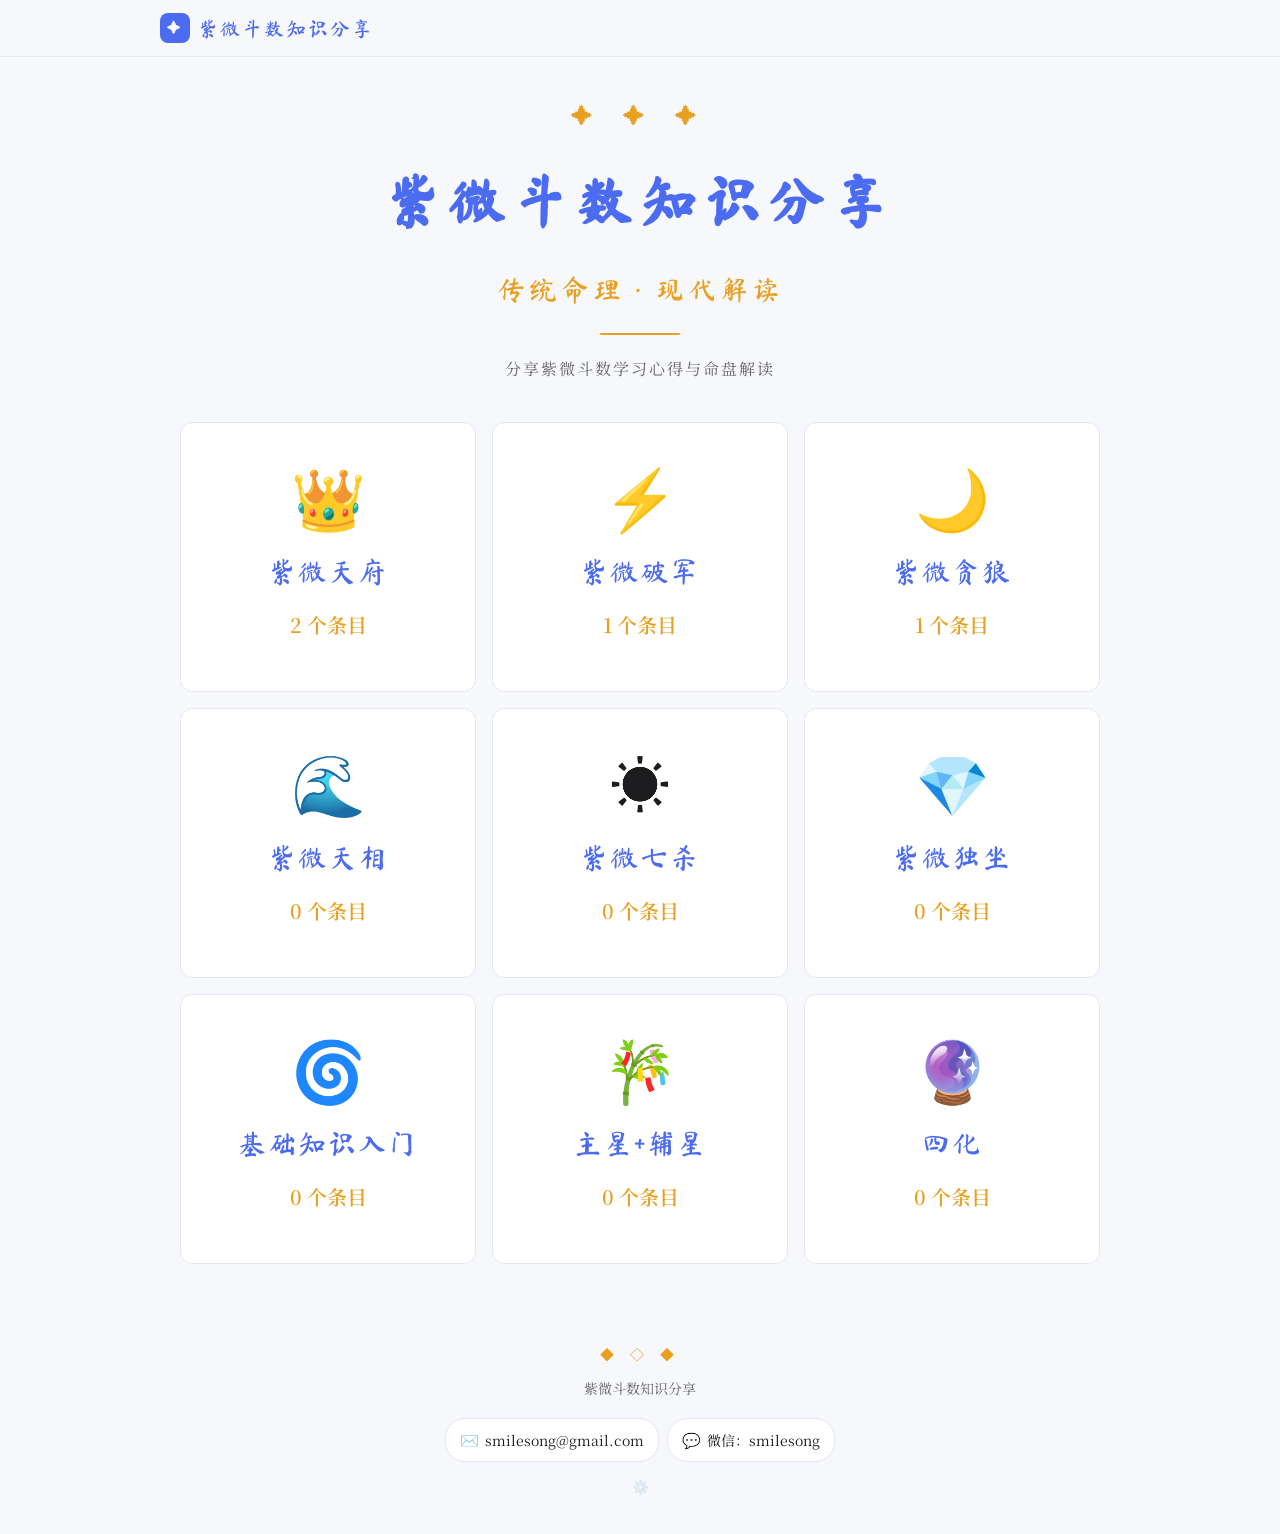
<file: index.html>
<!DOCTYPE html>
<html lang="zh-CN">
<head>
  <meta charset="UTF-8">
  <meta name="viewport" content="width=device-width, initial-scale=1.0">
  <title>紫微斗数知识分享</title>
  <link href="https://fonts.googleapis.com/css2?family=Ma+Shan+Zheng&family=Noto+Serif+SC:wght@400;600;700&family=Noto+Sans+SC:wght@400;500;700&display=swap" rel="stylesheet">
  <link rel="stylesheet" href="css/style.css">
</head>
<body>
  <nav class="navbar">
    <div class="navbar-inner">
      <a href="index.html" class="navbar-brand">
        <div class="icon">✦</div>
        <span id="site-title">紫微斗数知识分享</span>
      </a>
    </div>
  </nav>

  <div class="container">
    <header class="hero">
      <div class="hero-ornament">✦ ✦ ✦</div>
      <h1 class="hero-title" id="hero-title">紫微斗数知识分享</h1>
      <div class="hero-subtitle" id="hero-subtitle">传统命理 · 现代解读</div>
      <div class="hero-line"></div>
      <p class="hero-desc" id="hero-desc">分享紫微斗数学习心得与命盘解读</p>
    </header>

    <section class="categories-grid" id="grid"></section>
  </div>

  <footer class="footer">
    <div class="footer-ornament">◆ ◇ ◆</div>
    <p>紫微斗数知识分享</p>
    <div class="footer-contact" id="footer-contact"></div>
    <div style="margin-top:12px;display:flex;justify-content:center;gap:20px;">
      <span id="hidden-admin" class="hidden-icon" title="" onclick="HiddenNav.click('admin')">⚙️</span>
    </div>
  </footer>

  <script src="js/github-api.js"></script>
  <script src="js/hidden-nav.js"></script>
  <script src="js/app.js"></script>
</body>
</html>
</file>
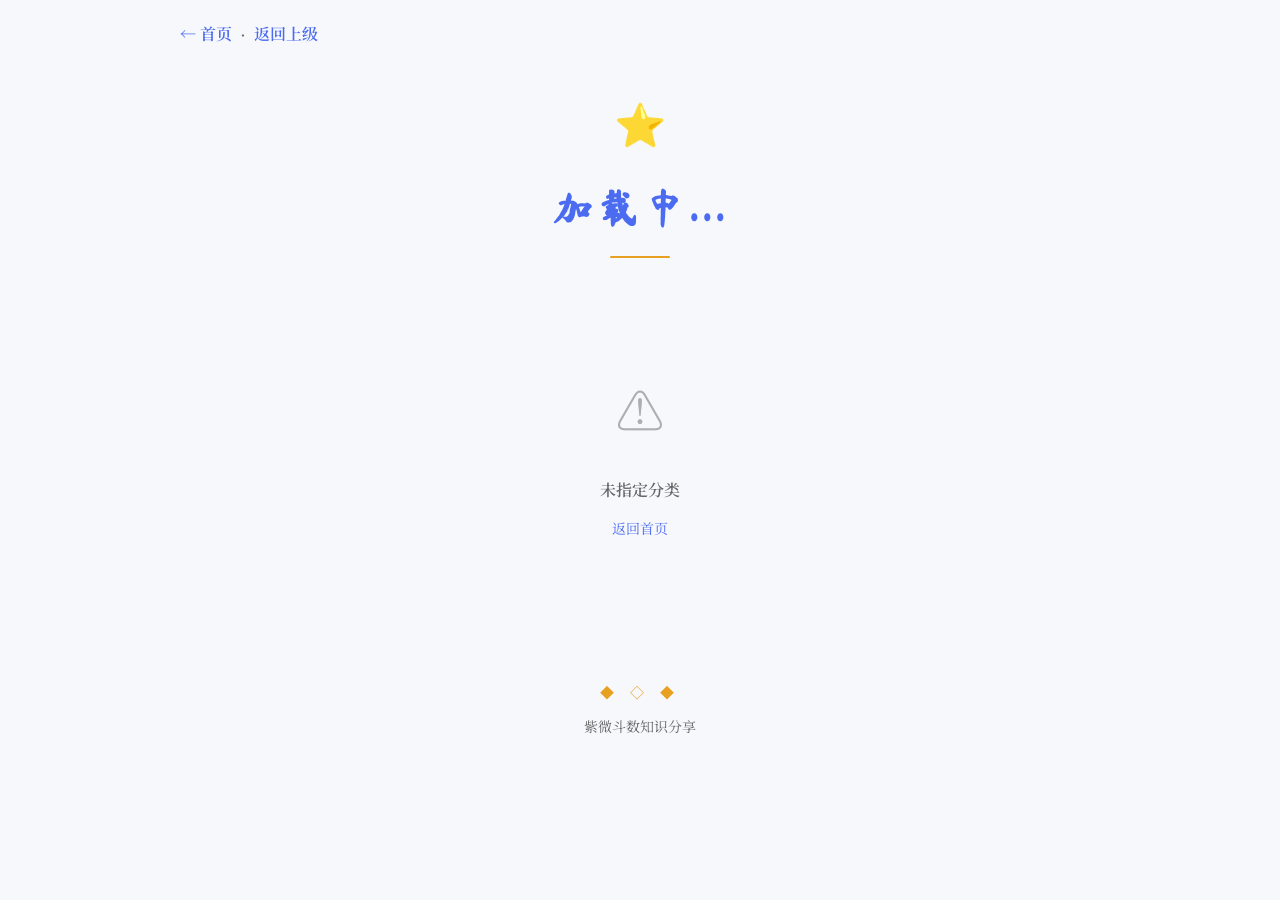
<file: category.html>
<!DOCTYPE html>
<html lang="zh-CN">
<head>
  <meta charset="UTF-8">
  <meta name="viewport" content="width=device-width, initial-scale=1.0">
  <title>分类详情 - 紫微斗数知识分享</title>
  <link href="https://fonts.googleapis.com/css2?family=Ma+Shan+Zheng&family=Noto+Serif+SC:wght@400;600;700&family=Noto+Sans+SC:wght@400;500;700&display=swap" rel="stylesheet">
  <link rel="stylesheet" href="css/style.css">
</head>
<body>
  <div class="container">
    <nav class="nav-bar">
      <a href="index.html" class="back-link">← 首页</a>
      <span class="nav-sep">·</span>
      <a id="back-link" class="back-link" href="#">返回上级</a>
    </nav>

    <header class="cat-header">
      <div class="cat-icon" id="cat-icon">⭐</div>
      <h1 class="cat-name" id="category-title">加载中...</h1>
      <div class="cat-line"></div>
      <p class="cat-desc" id="category-desc"></p>
    </header>

    <section class="palaces-list" id="items-grid"></section>

    <footer class="footer">
      <div class="footer-ornament">◆ ◇ ◆</div>
      <p>紫微斗数知识分享</p>
    </footer>
  </div>

  <script src="js/github-api.js"></script>
  <script src="js/category.js"></script>
</body>
</html>
</file>
<file: css/style.css>
/* ========== 全局 ========== */
:root {
  --primary: #4B6BF0;
  --gold: #E8A020;
  --bg: #F7F8FC;
  --bg-card: #FFFFFF;
  --text: #1D1D1F;
  --text-light: #666;
  --border: #E5E7F0;
  --shadow: rgba(0,0,0,0.05);
  --font-title: 'Ma Shan Zheng', cursive;
  --font-body: 'Noto Serif SC', 'SimSun', serif;
  --font-sans: 'Noto Sans SC', 'PingFang SC', sans-serif;
  --max-w: 960px;
  --font-size: 18px;
  --font-heading: 28px;
  --font-subheading: 20px;
  --font-caption: 14px;
  --font-card-title: 18px;
  --radius: 12px;
  --transition: all 0.25s ease;
}
*,*::before,*::after{box-sizing:border-box;margin:0;padding:0}
html{scroll-behavior:smooth;-webkit-text-size-adjust:100%}
body{font-family:var(--font-body);background:var(--bg);color:var(--text);line-height:2;font-size:var(--font-size);min-height:100vh}
a{color:var(--primary);text-decoration:none;transition:var(--transition)}
a:hover{opacity:.8}
img{max-width:100%;height:auto;border-radius:var(--radius)}
.container{max-width:var(--max-w);margin:0 auto;padding:0 20px}

/* ========== 导航栏 ========== */
.navbar{position:sticky;top:0;z-index:100;background:rgba(247,248,252,0.92);backdrop-filter:blur(12px);-webkit-backdrop-filter:blur(12px);border-bottom:1px solid var(--border);padding:0 20px}
.navbar-inner{max-width:var(--max-w);margin:0 auto;display:flex;align-items:center;justify-content:space-between;height:56px}
.navbar-brand{display:flex;align-items:center;gap:8px;font-family:var(--font-title);font-size:20px;color:var(--primary);letter-spacing:2px}
.navbar-brand .icon{width:30px;height:30px;background:var(--primary);border-radius:8px;display:flex;align-items:center;justify-content:center;color:white;font-size:14px}
.navbar-nav{display:flex;align-items:center;gap:6px;list-style:none}
.navbar-nav a{display:flex;align-items:center;gap:4px;padding:6px 14px;border-radius:20px;color:var(--text-light);font-family:var(--font-sans);font-size:14px;font-weight:500}
.navbar-nav a:hover,.navbar-nav a.active{color:var(--primary);background:rgba(75,107,240,0.08);opacity:1}

/* ========== 首页 Hero ========== */
.hero{text-align:center;padding:36px 0 24px}
.hero-ornament{font-size:22px;color:var(--gold);margin-bottom:8px;letter-spacing:12px}
.hero-title{font-family:var(--font-title);font-size:clamp(32px,8vw,56px);color:var(--primary);letter-spacing:8px}
.hero-subtitle{font-family:var(--font-title);font-size:clamp(18px,4vw,28px);color:var(--gold);letter-spacing:4px;margin-top:4px}
.hero-line{width:80px;height:2px;background:var(--gold);margin:16px auto;border-radius:1px}
.hero-desc{font-size:16px;color:var(--text-light);letter-spacing:2px;max-width:520px;margin:0 auto;line-height:2.2}

/* ========== 九宫格 ========== */
.categories-grid{display:grid;grid-template-columns:repeat(auto-fill,minmax(260px,1fr));gap:16px;padding:12px 0 40px}
.cat-card{background:var(--bg-card);border:1px solid var(--border);border-radius:var(--radius);padding:36px 28px;text-align:center;cursor:pointer;transition:all .25s;display:block;text-decoration:none;color:inherit}
.cat-card:hover{transform:translateY(-3px);box-shadow:0 6px 24px var(--shadow);border-color:var(--primary)}
.cat-card-icon{font-size:60px;margin-bottom:12px;line-height:1.2}
.cat-card-name{font-family:var(--font-title);font-size:28px;color:var(--primary);margin-bottom:6px;letter-spacing:2px}
.cat-card-loc{font-size:20px;color:var(--gold);margin-bottom:10px;font-weight:600}
.cat-card-desc{font-size:18px;color:var(--text-light);line-height:2.2;max-width:90%;margin:0 auto}

/* ========== 分类页 ========== */
.nav-bar{padding:16px 0;display:flex;gap:8px;align-items:center}
.back-link{color:var(--primary);text-decoration:none;font-size:16px;font-weight:600}
.back-link:hover{opacity:.7}
.nav-sep{color:var(--text-light)}

.cat-header{text-align:center;padding:12px 0 24px}
.cat-icon{font-size:42px;margin-bottom:4px}
.cat-name{font-family:var(--font-title);font-size:clamp(26px,6vw,40px);color:var(--primary);letter-spacing:6px}
.cat-line{width:60px;height:2px;background:var(--gold);margin:8px auto;border-radius:1px}
.cat-desc{max-width:560px;margin:0 auto;font-size:16px;color:var(--text-light);line-height:2.2}

/* ========== 宫位/条目列表 ========== */
.palaces-list{display:grid;grid-template-columns:repeat(auto-fill,minmax(240px,1fr));gap:14px;padding:12px 0 40px}
.palace-item{background:var(--bg-card);border:1px solid var(--border);border-radius:var(--radius);padding:22px 18px;cursor:pointer;transition:all .25s;display:block;text-decoration:none;color:inherit}
.palace-item:hover{transform:translateY(-2px);box-shadow:0 4px 16px var(--shadow);border-color:var(--primary)}
.palace-item-name{font-family:var(--font-title);font-size:22px;color:var(--primary);margin-bottom:4px;letter-spacing:2px}
.palace-item-desc{font-size:15px;color:var(--text-light);line-height:2}
.palace-item-arrow{text-align:right;margin-top:8px;font-size:14px;color:var(--gold);font-weight:600}

/* ========== 详情页 Header ========== */
.palace-header{text-align:center;padding:12px 0 20px}
.palace-title{font-family:var(--font-title);font-size:clamp(24px,5vw,38px);color:var(--primary);letter-spacing:4px}
.palace-line{width:60px;height:2px;background:var(--gold);margin:8px auto;border-radius:1px}
.palace-desc{max-width:560px;margin:0 auto;font-size:16px;color:var(--text-light);line-height:2.2}

/* ========== 天干 Tab 栏 ========== */
.stems-nav{display:flex;flex-wrap:wrap;justify-content:center;gap:8px;padding:14px 0;border-top:1px solid var(--border);border-bottom:1px solid var(--border);margin:14px 0}
.stem-tab{padding:10px 20px;border:1px solid var(--border);border-radius:22px;cursor:pointer;font-size:16px;font-weight:600;color:var(--text-light);background:#fff;transition:all .2s;font-family:var(--font-body)}
.stem-tab:hover{border-color:var(--primary);color:var(--primary)}
.stem-tab.active{background:var(--primary);color:#fff;border-color:var(--primary)}

/* ========== 分页导航 ========== */
.stem-pagination{display:flex;align-items:center;justify-content:center;gap:16px;padding:20px 0;border-top:1px solid var(--border);margin-top:16px}
.page-btn{padding:10px 24px;border:1px solid var(--border);border-radius:22px;cursor:pointer;font-size:15px;font-weight:600;color:var(--text-light);background:#fff;transition:all .2s;font-family:var(--font-body)}
.page-btn:hover:not(:disabled){border-color:var(--primary);color:var(--primary)}
.page-btn:disabled{opacity:.4;cursor:not-allowed}
.page-info{display:flex;align-items:center;gap:6px}
.page-dot{width:36px;height:36px;border-radius:50%;display:flex;align-items:center;justify-content:center;font-size:15px;font-weight:600;color:var(--text-light);background:#fff;border:1px solid var(--border);cursor:pointer;transition:all .2s;font-family:var(--font-body)}
.page-dot:hover{border-color:var(--primary);color:var(--primary)}
.page-dot.active{background:var(--primary);color:#fff;border-color:var(--primary);box-shadow:0 2px 8px rgba(75,107,240,0.3)}

/* ========== 天干内容区 ========== */
.stem-content{padding:16px 0 36px}
.stem-card{background:var(--bg-card);border:1px solid var(--border);border-radius:var(--radius);padding:24px 20px;margin-bottom:14px}
.stem-card-title{font-family:var(--font-title);font-size:22px;color:var(--primary);margin-bottom:12px;padding-bottom:10px;border-bottom:1px solid var(--border);letter-spacing:2px}
.stem-card-body{font-size:17px;line-height:2.4;color:var(--text);white-space:pre-wrap}
.stem-card-body:empty::before{content:'暂无内容';color:#bbb;font-style:italic}

/* ========== Markdown 渲染 ========== */
.stem-card-body h1,.stem-card-body h2,.stem-card-body h3,.stem-card-body h4{font-family:var(--font-title);color:var(--primary);margin:24px 0 12px;letter-spacing:2px}
.stem-card-body h2{font-size:1.4em;padding-bottom:8px;border-bottom:1px solid var(--border)}
.stem-card-body h3{font-size:1.15em}
.stem-card-body p{margin-bottom:16px}
.stem-card-body strong{font-weight:700;color:var(--text)}
.stem-card-body ul,.stem-card-body ol{margin-bottom:16px;padding-left:24px}
.stem-card-body li{margin-bottom:6px;line-height:2}
.stem-card-body li::marker{color:var(--primary)}
.stem-card-body blockquote{margin:20px 0;padding:14px 18px;border-left:3px solid var(--primary);background:rgba(75,107,240,0.04);border-radius:0 var(--radius) var(--radius) 0}
.stem-card-body blockquote p{margin-bottom:0;color:var(--text-light)}
.stem-card-body table{width:100%;border-collapse:collapse;margin:20px 0;font-size:15px}
.stem-card-body th,.stem-card-body td{padding:10px 14px;text-align:left;border:1px solid var(--border)}
.stem-card-body th{background:var(--bg);font-weight:600}
.stem-card-body tr:nth-child(even){background:rgba(75,107,240,0.03)}
.stem-card-body hr{border:none;height:1px;background:var(--border);margin:28px 0}
.stem-card-body a{color:var(--primary);text-decoration:underline;text-underline-offset:3px}
.stem-card-body code{background:var(--bg);padding:2px 6px;border-radius:4px;font-size:.88em;color:var(--primary)}
.stem-card-body pre{background:#1E293B;color:#E2E8F0;padding:18px;border-radius:var(--radius);overflow-x:auto;margin:18px 0}
.stem-card-body pre code{background:none;padding:0;color:inherit;font-size:14px}

/* ========== 按钮 ========== */
.btn{display:inline-flex;align-items:center;justify-content:center;gap:6px;padding:8px 16px;border-radius:8px;font-size:14px;font-weight:500;border:none;cursor:pointer;transition:var(--transition);white-space:nowrap;font-family:var(--font-sans)}
.btn-primary{background:var(--primary);color:white}
.btn-primary:hover{background:#3A5BE0;box-shadow:0 4px 12px rgba(75,107,240,0.3)}
.btn-secondary{background:var(--bg);color:var(--text-light);border:1px solid var(--border)}
.btn-secondary:hover{background:var(--border)}
.btn-danger{background:#FEF2F2;color:#DC2626;border:1px solid #FECACA}
.btn-danger:hover{background:#FEE2E2}
.btn-sm{padding:6px 12px;font-size:12px}
.btn-ai{background:linear-gradient(135deg,#8B5CF6,#6366F1);color:white;border:none}
.btn-ai:hover{background:linear-gradient(135deg,#7C3AED,#4F46E5);box-shadow:0 2px 8px rgba(139,92,246,0.3)}

/* ========== 空状态 ========== */
.empty-state{text-align:center;padding:60px 20px;color:var(--text-light)}
.empty-state .icon{font-size:48px;margin-bottom:16px;opacity:.5}
.empty-state h3{font-size:16px;font-weight:600;color:var(--text-light);margin-bottom:8px}
.empty-state p{font-size:14px}

/* ========== 隐藏图标 ========== */
.hidden-icon{display:inline-flex;align-items:center;justify-content:center;width:24px;height:24px;font-size:14px;opacity:.2;cursor:pointer;transition:all .3s;user-select:none}
.hidden-icon:hover{opacity:.5;transform:scale(1.2)}

/* ========== 页脚 ========== */
.footer{text-align:center;padding:36px 0;color:var(--text-light);font-size:14px}
.footer-ornament{color:var(--gold);letter-spacing:6px;margin-bottom:6px}

/* ========== 联系方式（一行） ========== */
.contact-bar {
  margin: 16px auto 0;
  display: flex;
  align-items: center;
  justify-content: center;
  gap: 8px;
  flex-wrap: wrap;
}
.contact-bar-item {
  display: inline-flex;
  align-items: center;
  gap: 6px;
  padding: 6px 14px;
  background: var(--bg-card);
  border: 1px solid var(--border);
  border-radius: 20px;
  font-family: var(--font-body);
  font-size: 14px;
  color: var(--text);
  transition: var(--transition);
}
.contact-bar-item:hover {
  border-color: var(--primary);
  box-shadow: 0 2px 8px rgba(75,107,240,0.1);
}
.contact-bar-icon {
  font-size: 15px;
}
.contact-bar-text {
  font-weight: 400;
}
.contact-bar-sep {
  color: var(--border);
  font-size: 12px;
}

/* ========== Toast ========== */
.toast{position:fixed;bottom:24px;right:24px;padding:14px 20px;border-radius:8px;font-size:14px;font-weight:500;box-shadow:0 4px 12px rgba(0,0,0,0.15);z-index:2000;transform:translateY(20px);opacity:0;transition:var(--transition)}
.toast.show{transform:translateY(0);opacity:1}
.toast-success{background:#059669;color:white}
.toast-error{background:#DC2626;color:white}
.toast-info{background:var(--primary);color:white}

/* ========== 管理后台 ========== */
.admin-layout{display:grid;grid-template-columns:220px 1fr;min-height:calc(100vh - 56px)}
.sidebar{background:var(--bg-card);border-right:1px solid var(--border);padding:20px 0;position:sticky;top:56px;height:calc(100vh - 56px);overflow-y:auto}
.sidebar-section{margin-bottom:20px}
.sidebar-section-title{padding:0 16px;font-size:11px;font-weight:600;text-transform:uppercase;letter-spacing:.05em;color:var(--text-light);margin-bottom:6px}
.sidebar-nav{list-style:none}
.sidebar-nav a{display:flex;align-items:center;gap:8px;padding:8px 16px;color:var(--text-light);font-family:var(--font-sans);font-size:14px;font-weight:500;transition:var(--transition)}
.sidebar-nav a:hover{color:var(--text);background:var(--bg)}
.sidebar-nav a.active{color:var(--primary);background:rgba(75,107,240,0.08);border-right:3px solid var(--primary)}
.admin-main{padding:28px;max-width:960px}
.admin-section{display:none}
.admin-section.active{display:block}
.admin-section-title{font-family:var(--font-title);font-size:24px;color:var(--primary);margin-bottom:6px;letter-spacing:2px}
.admin-section-desc{font-size:14px;color:var(--text-light);margin-bottom:24px;font-family:var(--font-sans)}

/* ========== 表单 ========== */
.form-group{margin-bottom:20px}
.form-label{display:block;font-size:14px;font-weight:600;color:var(--text);margin-bottom:6px;font-family:var(--font-sans)}
.form-hint{font-size:12px;color:var(--text-light);margin-top:4px;font-family:var(--font-sans)}
.form-input,.form-select,.form-textarea{width:100%;padding:10px 14px;border:1px solid var(--border);border-radius:8px;font-size:14px;color:var(--text);background:var(--bg-card);transition:var(--transition);font-family:var(--font-sans)}
.form-input:focus,.form-select:focus,.form-textarea:focus{outline:none;border-color:var(--primary);box-shadow:0 0 0 3px rgba(75,107,240,0.1)}
.form-textarea{min-height:100px;resize:vertical}
.form-row{display:grid;grid-template-columns:1fr 1fr;gap:14px}

/* ========== 内容卡片 ========== */
.content-card{background:var(--bg-card);border:1px solid var(--border);border-radius:var(--radius);padding:18px;margin-bottom:14px;transition:var(--transition)}
.content-card:hover{box-shadow:var(--shadow)}
.content-card-header{display:flex;align-items:center;justify-content:space-between;margin-bottom:10px}
.content-card-title{font-family:var(--font-sans);font-size:15px;font-weight:600}
.content-card-desc{font-size:13px;color:var(--text-light);margin-bottom:10px;line-height:1.5;font-family:var(--font-sans)}
.content-card-actions{display:flex;gap:6px}

/* ========== 条目管理卡片 ========== */
.item-manage-card{display:flex;align-items:center;justify-content:space-between;padding:12px 14px;background:var(--bg);border:1px solid var(--border);border-radius:8px;margin-bottom:8px;transition:var(--transition)}
.item-manage-card:hover{border-color:var(--border);box-shadow:var(--shadow)}
.item-manage-info{flex:1;min-width:0}
.item-manage-title{font-size:14px;font-weight:600;color:var(--text);margin-bottom:2px;font-family:var(--font-sans)}
.item-manage-desc{font-size:12px;color:var(--text-light);white-space:nowrap;overflow:hidden;text-overflow:ellipsis;font-family:var(--font-sans)}
.item-manage-meta{font-size:11px;color:var(--text-light);margin-top:2px;font-family:var(--font-sans)}
.item-manage-actions{display:flex;gap:5px;flex-shrink:0;margin-left:10px}

/* ========== 内容预览 ========== */
.content-preview .preview-body h1,.content-preview .preview-body h2,.content-preview .preview-body h3{font-family:var(--font-title);color:var(--primary);margin:16px 0 8px;font-size:1.1em}
.content-preview .preview-body p{margin-bottom:8px}
.content-preview .preview-body strong{font-weight:700}
.content-preview .preview-body ul,.content-preview .preview-body ol{padding-left:20px;margin-bottom:8px}
.content-preview .preview-body li{margin-bottom:4px}
.content-preview .preview-body blockquote{border-left:3px solid var(--primary);padding:8px 12px;background:rgba(75,107,240,0.04);margin:8px 0;border-radius:0 6px 6px 0}
.content-preview .preview-body table{width:100%;border-collapse:collapse;font-size:13px}
.content-preview .preview-body th,.content-preview .preview-body td{padding:6px 10px;border:1px solid var(--border);text-align:left}
.content-preview .preview-body th{background:var(--bg);font-weight:600}

/* ========== 天干 Tab（小号，用于编辑弹窗） ========== */
.stem-tab-sm{padding:6px 14px;border:1px solid var(--border);border-radius:16px;cursor:pointer;font-size:13px;font-weight:600;color:var(--text-light);background:#fff;transition:all .2s;font-family:var(--font-body)}
.stem-tab-sm:hover{border-color:var(--primary);color:var(--primary)}
.stem-tab-sm.active{background:var(--primary);color:#fff;border-color:var(--primary)}

/* ========== 模态框 ========== */
.modal-overlay{position:fixed;top:0;left:0;right:0;bottom:0;background:rgba(0,0,0,0.55);z-index:1000;display:flex;align-items:center;justify-content:center;opacity:0;visibility:hidden;transition:var(--transition)}
.modal-overlay.active{opacity:1;visibility:visible}
.modal{background:#fff;border-radius:var(--radius);box-shadow:0 10px 40px rgba(0,0,0,0.2);width:90%;max-width:700px;max-height:85vh;overflow-y:auto;transform:translateY(20px);transition:var(--transition)}
.modal-overlay.active .modal{transform:translateY(0)}
.modal-header{display:flex;align-items:center;justify-content:space-between;padding:18px 22px;border-bottom:1px solid var(--border)}
.modal-title{font-family:var(--font-sans);font-size:16px;font-weight:700}
.modal-close{width:30px;height:30px;border:none;background:var(--bg);border-radius:8px;cursor:pointer;display:flex;align-items:center;justify-content:center;color:var(--text-light);font-size:16px;transition:var(--transition)}
.modal-close:hover{background:var(--border);color:var(--text)}
.modal-body{padding:22px}
.modal-footer{display:flex;align-items:center;justify-content:flex-end;gap:10px;padding:14px 22px;border-top:1px solid var(--border)}

/* ========== 字体设置 ========== */
.font-settings-grid{display:grid;grid-template-columns:1fr 1fr;gap:16px}
.font-setting-card{background:var(--bg-card);border:1px solid var(--border);border-radius:var(--radius);padding:18px}
.font-setting-card h4{font-family:var(--font-sans);font-size:14px;font-weight:600;margin-bottom:10px}
.font-size-control{display:flex;align-items:center;gap:10px}
.font-size-control input[type="range"]{flex:1;height:4px;-webkit-appearance:none;appearance:none;background:var(--border);border-radius:2px;outline:none}
.font-size-control input[type="range"]::-webkit-slider-thumb{-webkit-appearance:none;appearance:none;width:16px;height:16px;border-radius:50%;background:var(--primary);cursor:pointer;box-shadow:var(--shadow)}
.font-size-value{font-family:var(--font-sans);font-size:14px;font-weight:600;color:var(--primary);min-width:36px;text-align:right}

/* ========== AI 配置 ========== */
.ai-config-card{background:var(--bg-card);border:1px solid var(--border);border-radius:var(--radius);padding:22px;margin-bottom:20px}
.ai-config-card h3{font-family:var(--font-sans);font-size:16px;font-weight:600;margin-bottom:14px}

/* ========== 概览统计 ========== */
.stat-grid{display:grid;grid-template-columns:repeat(3,1fr);gap:14px}
.stat-card{background:var(--bg-card);border:1px solid var(--border);border-radius:var(--radius);padding:22px;text-align:center}
.stat-number{font-family:var(--font-title);font-size:32px;color:var(--primary);margin-bottom:4px}
.stat-label{font-family:var(--font-sans);font-size:13px;color:var(--text-light)}

/* ========== 响应式 ========== */
@media(max-width:768px){
  .container{padding:0 16px}
  .hero{padding:28px 0 16px}
  .hero-title{font-size:clamp(28px,10vw,44px);letter-spacing:4px}
  .hero-subtitle{font-size:clamp(16px,5vw,24px)}
  .hero-desc{font-size:15px}
  .categories-grid{grid-template-columns:1fr 1fr;gap:12px}
  .cat-card{padding:28px 16px}
  .cat-card-icon{font-size:48px}
  .cat-card-name{font-size:22px}
  .cat-card-loc{font-size:17px}
  .cat-card-desc{font-size:16px}
  .palaces-list{grid-template-columns:1fr}
  .palace-item{padding:18px 16px}
  .palace-item-name{font-size:20px}
  .stems-nav{gap:6px}
  .stem-tab{padding:8px 16px;font-size:15px}
  .stem-card{padding:18px 14px}
  .stem-card-body{font-size:16px}
  .admin-layout{grid-template-columns:1fr}
  .sidebar{position:static;height:auto;border-right:none;border-bottom:1px solid var(--border)}
  .admin-main{padding:18px}
  .form-row{grid-template-columns:1fr}
  .font-settings-grid{grid-template-columns:1fr}
  .stat-grid{grid-template-columns:1fr}
}
@media(max-width:480px){
  .categories-grid{grid-template-columns:1fr}
  .cat-card{padding:24px 16px}
  .cat-card-icon{font-size:40px}
  .cat-card-desc{font-size:15px}
}
</file>
